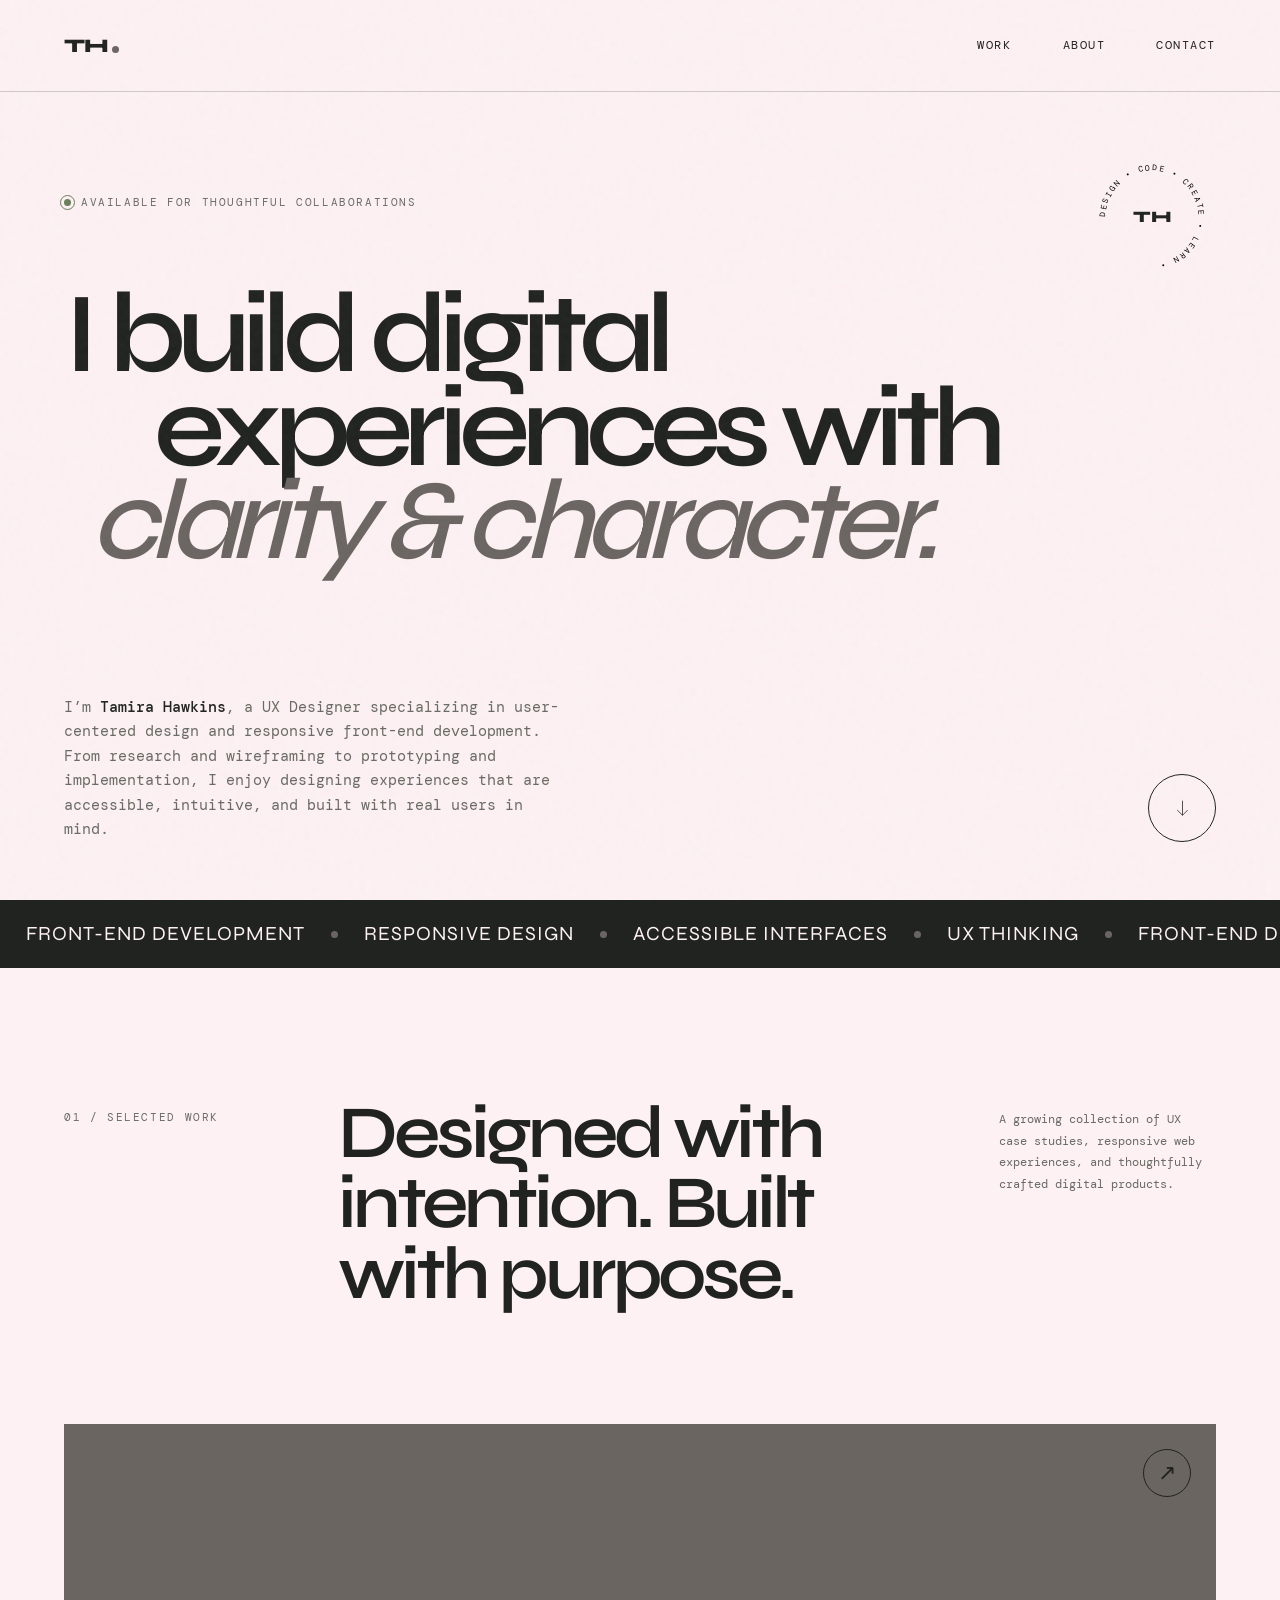
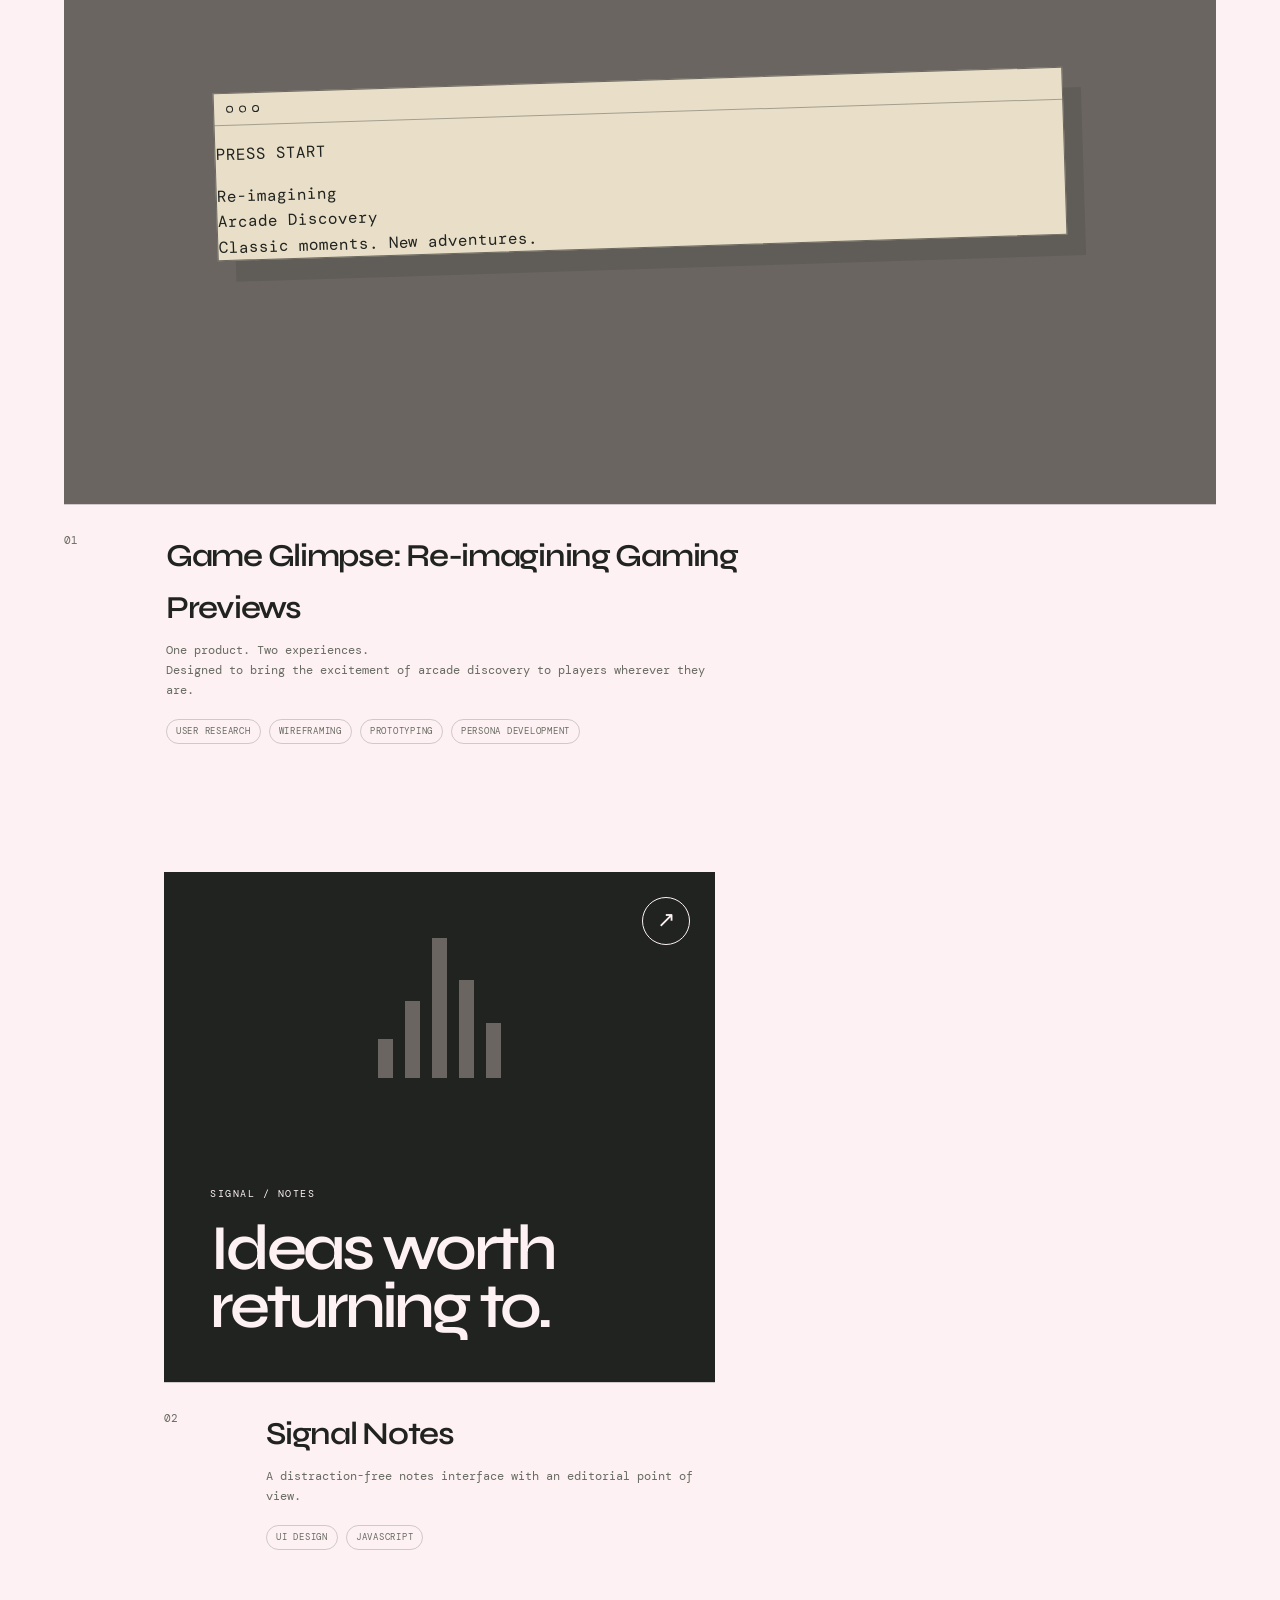
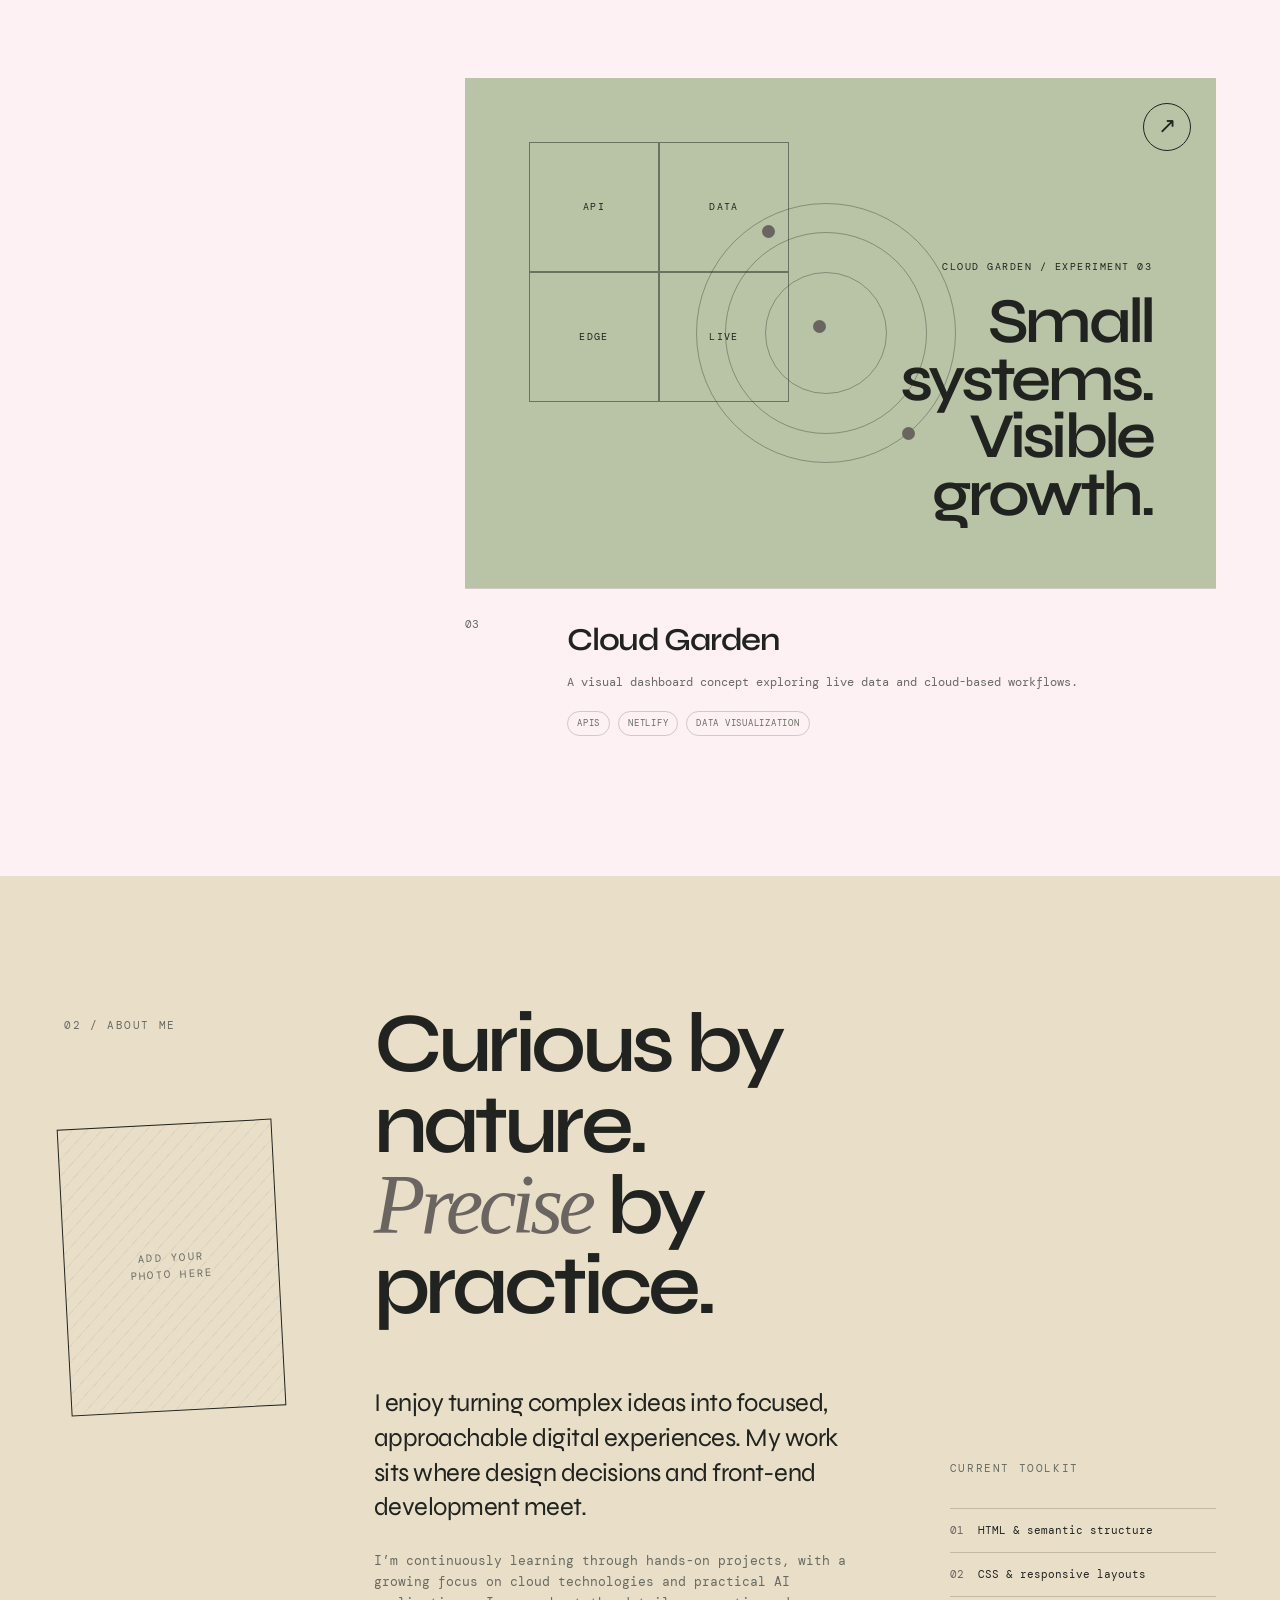
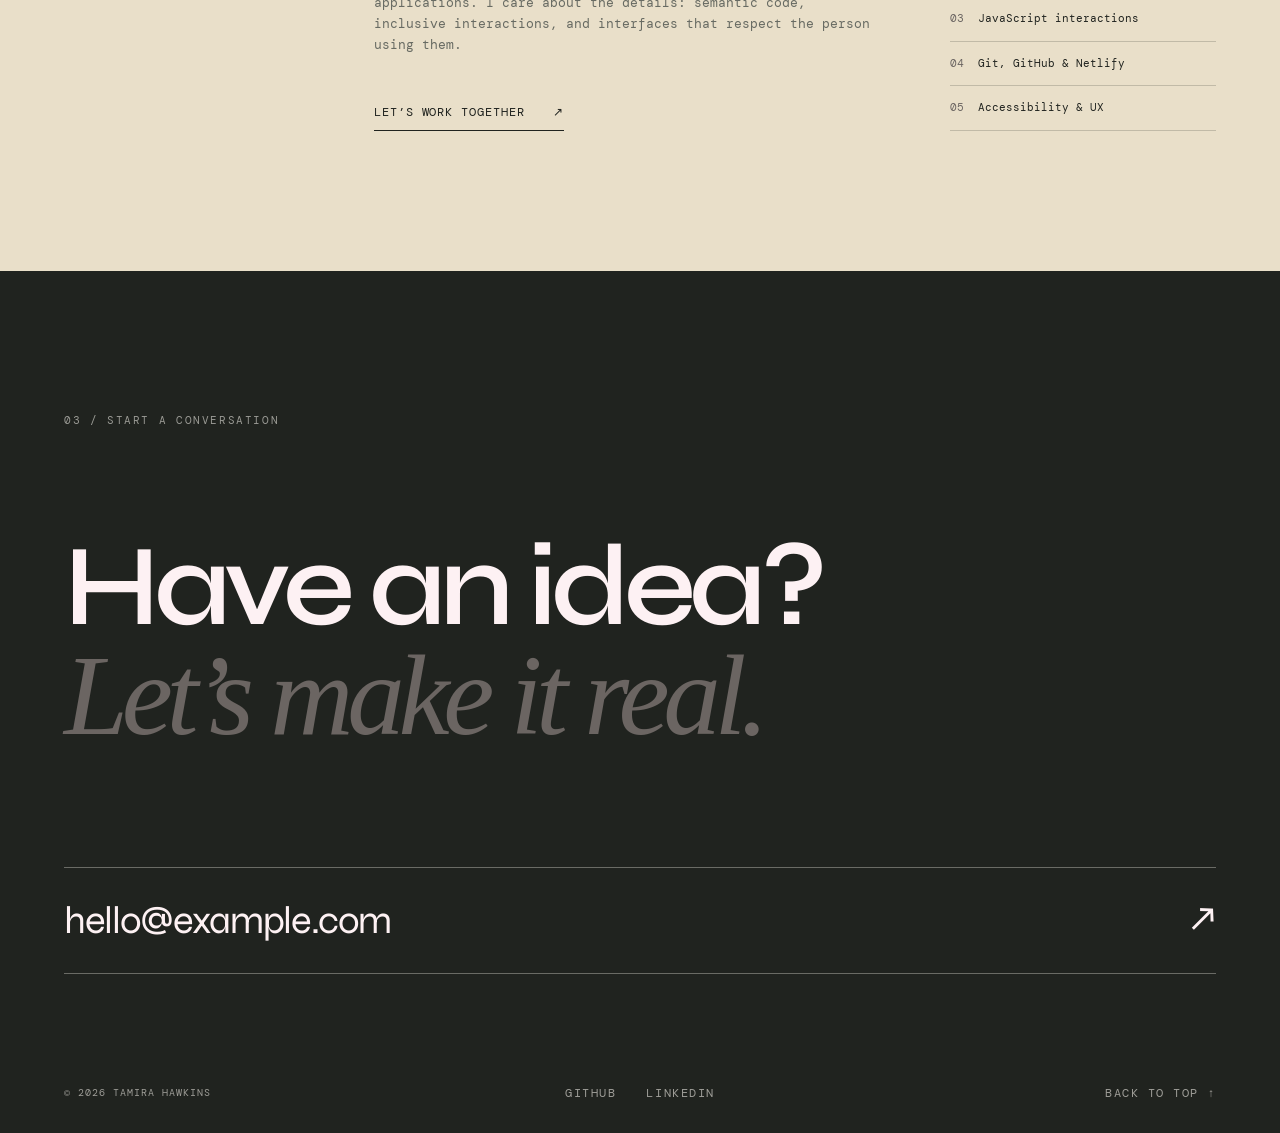
<file: index.html>
<!doctype html>
<html lang="en">
  <head>
    <meta charset="UTF-8" />
    <meta name="viewport" content="width=device-width, initial-scale=1.0" />
    <meta
      name="description"
      content="The portfolio of Tamira Hawkins, a user-focused, front-end developer creating thoughtful and accessible digital experiences."
    />
    <title>Tamira Hawkins — Front-End Developer</title>
    <link rel="preconnect" href="https://fonts.googleapis.com" />
    <link rel="preconnect" href="https://fonts.gstatic.com" crossorigin />
    <link
      href="https://fonts.googleapis.com/css2?family=DM+Mono:wght@300;400;500&family=Syne:wght@500;600;700;800&display=swap"
      rel="stylesheet"
    />
    <link rel="stylesheet" href="styles.css" />
    <script src="script.js" defer></script>
  </head>
  <body>
    <a class="skip-link" href="#main-content">Skip to content</a>

    <div class="page-noise" aria-hidden="true"></div>
    <header class="site-header">
      <a class="brand" href="#top" aria-label="Tamira Hawkins, home">
        <span>TH</span>
        <span class="brand-dot"></span>
      </a>

      <button class="menu-toggle" type="button" aria-expanded="false" aria-controls="site-nav">
        <span class="sr-only">Toggle navigation</span>
        <span></span>
        <span></span>
      </button>

      <nav class="site-nav" id="site-nav" aria-label="Main navigation">
        <a href="#work">Work</a>
        <a href="#about">About</a>
        <a href="#contact">Contact</a>
      </nav>
    </header>

    <main id="main-content">
      <section class="hero" id="top" aria-labelledby="hero-title">
        <div class="hero-kicker reveal">
          <span class="status-dot" aria-hidden="true"></span>
          Available for thoughtful collaborations
        </div>

        <h1 id="hero-title" class="hero-title reveal">
          I build digital
          <span class="title-shift">experiences with</span>
          <span class="title-accent">clarity &amp; character.</span>
        </h1>

        <div class="hero-footer reveal">
          <p>
            I’m <strong>Tamira Hawkins</strong>, a UX Designer specializing in user-centered design and responsive front-end development. 
            From research and wireframing to prototyping and implementation, 
            I enjoy designing experiences that are accessible, intuitive, and built with real users in mind.</p>
          <a class="circle-link" href="#work" aria-label="View selected work">
            <svg viewBox="0 0 48 48" aria-hidden="true">
              <path d="M24 9v28M14 27l10 10 10-10" />
            </svg>
          </a>
        </div>

        <div class="hero-stamp" aria-hidden="true">
          <svg viewBox="0 0 160 160">
            <defs>
              <path id="stamp-path" d="M80,80 m-58,0 a58,58 0 1,1 116,0 a58,58 0 1,1 -116,0" />
            </defs>
            <text>
              <textPath href="#stamp-path">DESIGN • CODE • CREATE • LEARN • </textPath>
            </text>
          </svg>
          <span>TH</span>
        </div>
      </section>

      <section class="marquee" aria-label="Areas of expertise">
        <div class="marquee-track">
          <span>Front-End Development</span><i></i>
          <span>Responsive Design</span><i></i>
          <span>Accessible Interfaces</span><i></i>
          <span>UX Thinking</span><i></i>
          <span>Front-End Development</span><i></i>
          <span>Responsive Design</span><i></i>
          <span>Accessible Interfaces</span><i></i>
          <span>UX Thinking</span><i></i>
        </div>
      </section>

      <section class="work section-shell" id="work" aria-labelledby="work-title">
        <div class="section-heading reveal">
          <p class="eyebrow">01 / Selected work</p>
          <h2 id="work-title">Designed with intention. Built with purpose.</h2>
          <p class="section-note">A growing collection of UX case studies, responsive web experiences, 
            and thoughtfully crafted digital products.</p>
        </div>

        <div class="project-list">
          <article class="project project-featured reveal">
            <a class="project-visual project-visual-coral" href="#" aria-label="View Game Glimpse project">
              <div class="mock-browser">
                <div class="browser-bar"><i></i><i></i><i></i></div>
                <div class="mock-content gaming-ui">
                  <p>PRESS START</p>
                  <div class="game-title">Re-imagining<br />Arcade Discovery</div>
                  <span>Classic moments. New adventures.</span>
                </div>
              </div>
              <span class="project-arrow" aria-hidden="true">↗</span>
            </a>
            <div class="project-info">
              <p class="project-number">01</p>
              <div>
                <h3>Game Glimpse: Re-imagining Gaming Previews</h3>
                <p>One product. Two experiences.<br>
                  Designed to bring the excitement of arcade discovery to players wherever they are.</p>
                <ul class="project-tags" aria-label="Technologies used">
                  <li>User Research</li>
                  <li>Wireframing</li>
                  <li>Prototyping</li>
                  <li>Persona Development</li>
                </ul>
              </div>
            </div>
          </article>

          <article class="project project-narrow reveal">
            <a class="project-visual project-visual-ink" href="#" aria-label="View Signal Notes project">
              <div class="signal-mark" aria-hidden="true">
                <span></span><span></span><span></span><span></span><span></span>
              </div>
              <div class="signal-copy">
                <small>SIGNAL / NOTES</small>
                <strong>Ideas worth<br />returning to.</strong>
              </div>
              <span class="project-arrow" aria-hidden="true">↗</span>
            </a>
            <div class="project-info">
              <p class="project-number">02</p>
              <div>
                <h3>Signal Notes</h3>
                <p>A distraction-free notes interface with an editorial point of view.</p>
                <ul class="project-tags" aria-label="Technologies used">
                  <li>UI Design</li>
                  <li>JavaScript</li>
                </ul>
              </div>
            </div>
          </article>

          <article class="project project-wide reveal">
            <a class="project-visual project-visual-sage" href="#" aria-label="View Cloud Garden project">
              <div class="cloud-grid" aria-hidden="true">
                <span>API</span><span>DATA</span><span>EDGE</span><span>LIVE</span>
              </div>
              <div class="cloud-orbit" aria-hidden="true"><i></i><i></i><i></i></div>
              <div class="cloud-copy">
                <small>CLOUD GARDEN / EXPERIMENT 03</small>
                <strong>Small systems.<br />Visible growth.</strong>
              </div>
              <span class="project-arrow" aria-hidden="true">↗</span>
            </a>
            <div class="project-info">
              <p class="project-number">03</p>
              <div>
                <h3>Cloud Garden</h3>
                <p>A visual dashboard concept exploring live data and cloud-based workflows.</p>
                <ul class="project-tags" aria-label="Technologies used">
                  <li>APIs</li>
                  <li>Netlify</li>
                  <li>Data Visualization</li>
                </ul>
              </div>
            </div>
          </article>
        </div>
      </section>

      <section class="about section-shell" id="about" aria-labelledby="about-title">
        <div class="about-label reveal">
          <p class="eyebrow">02 / About me</p>
          <div class="portrait-placeholder" role="img" aria-label="A decorative placeholder for your portrait">
            <span>Add your<br />photo here</span>
          </div>
        </div>

        <div class="about-copy reveal">
          <h2 id="about-title">Curious by nature.<br /><em>Precise</em> by practice.</h2>
          <p class="about-lead">
            I enjoy turning complex ideas into focused, approachable digital experiences. My work
            sits where design decisions and front-end development meet.
          </p>
          <p>
            I’m continuously learning through hands-on projects, with a growing focus on cloud
            technologies and practical AI applications. I care about the details: semantic code,
            inclusive interactions, and interfaces that respect the person using them.
          </p>
          <a class="text-link" href="mailto:tamirahawkins97@gmail.com">Let’s work together <span>↗</span></a>
        </div>

        <div class="skills reveal">
          <p class="eyebrow">Current toolkit</p>
          <ul>
            <li><span>01</span> HTML &amp; semantic structure</li>
            <li><span>02</span> CSS &amp; responsive layouts</li>
            <li><span>03</span> JavaScript interactions</li>
            <li><span>04</span> Git, GitHub &amp; Netlify</li>
            <li><span>05</span> Accessibility &amp; UX</li>
          </ul>
        </div>
      </section>

      <section class="contact" id="contact" aria-labelledby="contact-title">
        <div class="contact-inner reveal">
          <p class="eyebrow">03 / Start a conversation</p>
          <h2 id="contact-title">Have an idea?<br /><span>Let’s make it real.</span></h2>
          <a class="contact-email" href="mailto:tamirahawkins97@gmail.com">
            hello@example.com
            <span aria-hidden="true">↗</span>
          </a>
        </div>
        <footer class="site-footer">
          <p>© <span id="current-year">2026</span> Tamira Hawkins</p>
          <div class="social-links">
            <a href="https://github.com/tamirahawkins97-ui/my-first-repo.git" target="_blank" rel="noreferrer">GitHub</a>
            <a href="https://www.linkedin.com/in/tamira-hawkins/" target="_blank" rel="noreferrer">LinkedIn</a>
          </div>
          <a href="#top">Back to top ↑</a>
        </footer>
      </section>
    </main>
  </body>
</html>
</file>
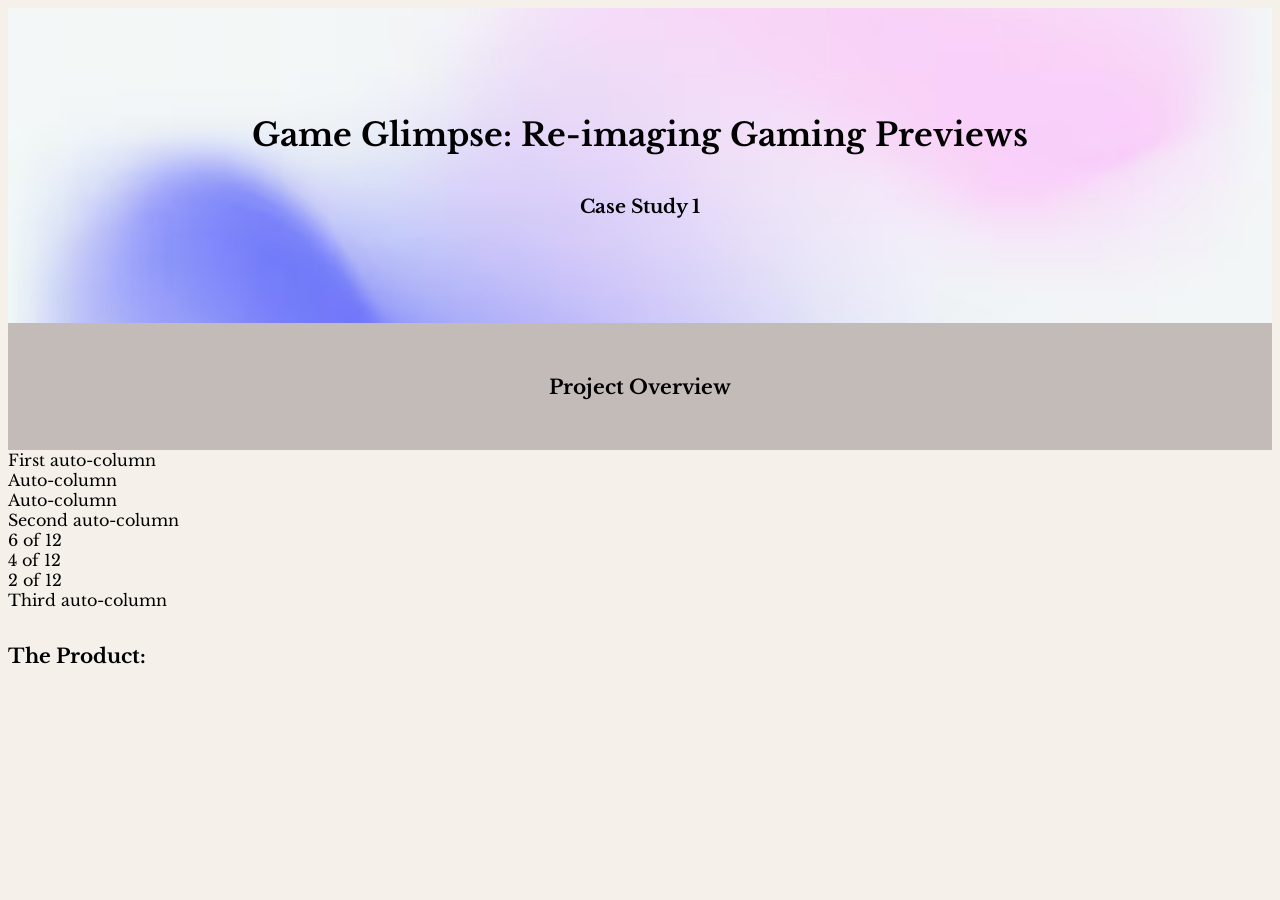
<file: gameglimpse.html>
<!DOCTYPE html>
<html lang="en">
<head>
    <meta charset="UTF-8">
    <meta name="viewport" content="width=device-width, initial-scale=1.0">
    <link rel="stylesheet" href="glimpse1.css">
    <link rel="preconnect" href="https://fonts.googleapis.com">
<link rel="preconnect" href="https://fonts.gstatic.com" crossorigin>
<link href="https://fonts.googleapis.com/css2?family=Libre+Baskerville:ital,wght@0,400..700;1,400..700&display=swap" rel="stylesheet">
    <title>Game Glimpse Case Study 1</title>
</head>
<body>
    <div class="hero-banner">
     <img src="../glimpse images/hero-banner.jpg.avif" alt="Game Glimpse Hero Banner" class="hero-image">
        <div class="hero-overlay">
         <h1>Game Glimpse: Re-imaging Gaming Previews</h1>
         <h3>Case Study 1</h3>
        </div>
        <div class="d-inline-flex p-2"><h4>Project Overview</h4></div>
        <div class="grid text-center overflow-x-auto" style="--bs-columns: 3;">
         <div>
        First auto-column
    <div class="grid">
      <div>Auto-column</div>
      <div>Auto-column</div>
    </div>
  </div>
  <div>
    Second auto-column
    <div class="grid" style="--bs-columns: 12;">
      <div class="g-col-6">6 of 12</div>
      <div class="g-col-4">4 of 12</div>
      <div class="g-col-2">2 of 12</div>
    </div>
  </div>
  <div>Third auto-column</div>
</div>
        <h5>The Product:</h5>
        <div class="card-container">
            <article class="card">
                <div class="card-content">
            
                
        
                </div>
            </article>
        </div>
    </div>
</body>
</html>
</file>
<file: styles.css>
:root {
  --paper: #FDF1F3;
  --ink: #20231f;
  --muted: #686b63;
  --line: rgba(32, 35, 31, 0.2);
  --coral: #6B6562;
  --sage: #b9c3a6;
  --cream: #e9dfc9;
  --mono: "DM Mono", monospace;
  --display: "Syne", sans-serif;
  --header-height: 92px;
   --paper-accent:#DFA6B8;
}

* {
  box-sizing: border-box;
}

html {
  scroll-behavior: smooth;
}

body {
  margin: 0;
  overflow-x: hidden;
  background: var(--paper);
  color: var(--ink);
  font-family: var(--mono);
  font-size: 16px;
  line-height: 1.6;
  border-color: var(--paper-accent);
}

body.menu-open {
  overflow: hidden;
}

::selection {
  background: var(--coral);
  color: var(--paper);
}

a {
  color: inherit;
}

.page-noise {
  position: fixed;
  z-index: 20;
  inset: 0;
  pointer-events: none;
  opacity: 0.24;
  background-image: url("data:image/svg+xml,%3Csvg viewBox='0 0 180 180' xmlns='http://www.w3.org/2000/svg'%3E%3Cfilter id='n'%3E%3CfeTurbulence type='fractalNoise' baseFrequency='.8' numOctaves='3' stitchTiles='stitch'/%3E%3C/filter%3E%3Crect width='100%25' height='100%25' filter='url(%23n)' opacity='.15'/%3E%3C/svg%3E");
}

.skip-link {
  position: fixed;
  z-index: 100;
  top: 12px;
  left: 12px;
  padding: 10px 14px;
  background: var(--ink);
  color: var(--paper);
  transform: translateY(-160%);
  transition: transform 180ms ease;
}

.skip-link:focus {
  transform: translateY(0);
}

.sr-only {
  position: absolute;
  width: 1px;
  height: 1px;
  padding: 0;
  margin: -1px;
  overflow: hidden;
  clip: rect(0, 0, 0, 0);
  white-space: nowrap;
  border: 0;
}

.site-header {
  position: absolute;
  z-index: 10;
  top: 0;
  left: 0;
  display: flex;
  align-items: center;
  justify-content: space-between;
  width: 100%;
  height: var(--header-height);
  padding: 0 clamp(24px, 5vw, 76px);
  border-bottom: 1px solid var(--line);
}

.brand {
  display: inline-flex;
  align-items: center;
  gap: 4px;
  color: var(--ink);
  font-family: var(--display);
  font-size: 1.2rem;
  font-weight: 800;
  line-height: 1;
  text-decoration: none;
  letter-spacing: -0.06em;
}

.brand-dot {
  width: 7px;
  height: 7px;
  margin-top: 8px;
  border-radius: 50%;
  background: var(--coral);
}

.site-nav {
  display: flex;
  gap: clamp(26px, 4vw, 58px);
}

.site-nav a,
.social-links a,
.site-footer > a {
  position: relative;
  font-size: 0.73rem;
  text-decoration: none;
  text-transform: uppercase;
  letter-spacing: 0.13em;
}

.site-nav a::after,
.social-links a::after,
.site-footer > a::after {
  position: absolute;
  right: 0;
  bottom: -5px;
  left: 0;
  height: 1px;
  background: currentColor;
  content: "";
  transform: scaleX(0);
  transform-origin: right;
  transition: transform 260ms ease;
}

.site-nav a:hover::after,
.site-nav a:focus-visible::after,
.social-links a:hover::after,
.social-links a:focus-visible::after,
.site-footer > a:hover::after,
.site-footer > a:focus-visible::after {
  transform: scaleX(1);
  transform-origin: left;
}

.menu-toggle {
  display: none;
}

.hero {
  position: relative;
  display: flex;
  flex-direction: column;
  min-height: min(900px, 100vh);
  padding: calc(var(--header-height) + clamp(54px, 8vw, 110px)) clamp(24px, 5vw, 76px) 58px;
}

.hero-kicker,
.eyebrow {
  display: flex;
  align-items: center;
  gap: 10px;
  margin: 0;
  color: var(--muted);
  font-size: 0.67rem;
  text-transform: uppercase;
  letter-spacing: 0.15em;
}

.status-dot {
  position: relative;
  width: 7px;
  height: 7px;
  border-radius: 50%;
  background: #66805a;
}

.status-dot::after {
  position: absolute;
  inset: -4px;
  border: 1px solid #66805a;
  border-radius: inherit;
  content: "";
  animation: pulse 2.4s ease-out infinite;
}

.hero-title {
  max-width: 1220px;
  margin: clamp(42px, 6vw, 80px) 0 0;
  font-family: var(--display);
  font-size: clamp(3.3rem, 8.9vw, 9.6rem);
  font-weight: 600;
  line-height: 0.82;
  letter-spacing: -0.075em;
}

.hero-title span {
  display: block;
}

.title-shift {
  margin-left: clamp(0px, 7vw, 110px);
}

.hero-title .title-accent {
  margin-left: clamp(0px, 2vw, 30px);
  color: var(--coral);
  font-weight: 500;
  font-style: italic;
}

.hero-footer {
  display: grid;
  grid-template-columns: minmax(280px, 500px) auto;
  align-items: end;
  justify-content: space-between;
  gap: 30px;
  margin-top: auto;
  padding-top: 70px;
}

.hero-footer p {
  margin: 0;
  color: var(--muted);
  font-size: clamp(0.86rem, 1.2vw, 1rem);
}

.hero-footer strong {
  color: var(--ink);
  font-weight: 500;
}

.circle-link {
  display: grid;
  width: 68px;
  height: 68px;
  border: 1px solid var(--ink);
  border-radius: 50%;
  place-items: center;
  transition: background 220ms ease, color 220ms ease, transform 220ms ease;
}

.circle-link:hover,
.circle-link:focus-visible {
  background: var(--ink);
  color: var(--paper);
  transform: translateY(4px);
}

.circle-link svg {
  width: 25px;
  fill: none;
  stroke: currentColor;
  stroke-width: 1.5;
}

.hero-stamp {
  position: absolute;
  top: 17%;
  right: 5%;
  display: grid;
  width: clamp(88px, 10vw, 144px);
  aspect-ratio: 1;
  place-items: center;
}

.hero-stamp svg {
  position: absolute;
  inset: 0;
  width: 100%;
  overflow: visible;
  animation: spin 18s linear infinite;
}

.hero-stamp text {
  font-family: var(--mono);
  font-size: 10px;
  letter-spacing: 2px;
}

.hero-stamp > span {
  font-family: var(--display);
  font-weight: 800;
}

.marquee {
  overflow: hidden;
  border-top: 1px solid var(--ink);
  border-bottom: 1px solid var(--ink);
  background: var(--ink);
  color: var(--paper);
}

.marquee-track {
  display: flex;
  align-items: center;
  width: max-content;
  padding: 17px 0;
  animation: marquee 30s linear infinite;
}

.marquee-track span {
  padding: 0 26px;
  font-family: var(--display);
  font-size: clamp(0.95rem, 1.6vw, 1.25rem);
  text-transform: uppercase;
  letter-spacing: 0.05em;
}

.marquee-track i {
  width: 7px;
  height: 7px;
  border-radius: 50%;
  background: var(--coral);
}

.section-shell {
  padding: clamp(90px, 11vw, 170px) clamp(24px, 5vw, 76px);
}

.section-heading {
  display: grid;
  grid-template-columns: 0.75fr 2fr 0.7fr;
  align-items: start;
  gap: 42px;
  margin-bottom: clamp(65px, 9vw, 130px);
}

.section-heading h2,
.about-copy h2,
.contact h2 {
  margin: -0.15em 0 0;
  font-family: var(--display);
  font-weight: 600;
  line-height: 0.95;
  letter-spacing: -0.055em;
}

.section-heading h2 {
  max-width: 680px;
  font-size: clamp(2.7rem, 5.8vw, 6.3rem);
}

.section-note {
  margin: 0;
  color: var(--muted);
  font-size: 0.78rem;
  line-height: 1.75;
}

.project-list {
  display: grid;
  grid-template-columns: repeat(12, 1fr);
  gap: clamp(70px, 10vw, 150px) clamp(24px, 4vw, 60px);
}

.project {
  grid-column: 1 / 13;
}

.project-narrow {
  grid-column: 2 / 8;
}

.project-wide {
  grid-column: 5 / 13;
}

.project-visual {
  position: relative;
  display: block;
  min-height: 510px;
  overflow: hidden;
  color: var(--ink);
  text-decoration: none;
}

.project-featured .project-visual {
  min-height: min(680px, 64vw);
}

.project-visual-coral {
  display: grid;
  padding: clamp(28px, 7vw, 100px);
  background: var(--coral);
  place-items: center;
}

.mock-browser {
  width: min(90%, 850px);
  border: 1px solid rgba(32, 35, 31, 0.62);
  background: var(--cream);
  box-shadow: 18px 21px 0 rgba(32, 35, 31, 0.14);
  transform: rotate(-1.8deg);
  transition: transform 500ms cubic-bezier(0.2, 0.7, 0.2, 1), box-shadow 500ms ease;
}

.project-visual:hover .mock-browser {
  box-shadow: 9px 12px 0 rgba(32, 35, 31, 0.2);
  transform: rotate(0deg) scale(1.015);
}

.browser-bar {
  display: flex;
  gap: 6px;
  padding: 12px;
  border-bottom: 1px solid rgba(32, 35, 31, 0.35);
}

.browser-bar i {
  width: 7px;
  height: 7px;
  border: 1px solid var(--ink);
  border-radius: 50%;
}

.restaurant-ui {
  display: flex;
  flex-direction: column;
  min-height: 390px;
  padding: clamp(26px, 5vw, 70px);
  background: radial-gradient(circle at 80% 30%, rgba(216, 109, 81, 0.28), transparent 24%), var(--cream);
}

.restaurant-ui p,
.restaurant-ui span {
  font-size: clamp(0.5rem, 1vw, 0.72rem);
  letter-spacing: 0.14em;
}

.restaurant-title {
  margin: auto 0;
  font-family: Georgia, serif;
  font-size: clamp(3rem, 8vw, 7.5rem);
  font-style: italic;
  line-height: 0.75;
  letter-spacing: -0.07em;
}

.project-arrow {
  position: absolute;
  z-index: 2;
  top: 25px;
  right: 25px;
  display: grid;
  width: 48px;
  height: 48px;
  border: 1px solid currentColor;
  border-radius: 50%;
  font-size: 1.35rem;
  place-items: center;
  transition: transform 250ms ease, background 250ms ease, color 250ms ease;
}

.project-visual:hover .project-arrow {
  background: var(--paper);
  color: var(--ink);
  transform: rotate(45deg);
}

.project-visual-ink {
  display: grid;
  padding: 46px;
  background: var(--ink);
  color: var(--paper);
}

.signal-mark {
  display: flex;
  align-items: flex-end;
  justify-content: center;
  gap: 12px;
  height: 160px;
}

.signal-mark span {
  width: 15px;
  background: var(--coral);
  transform-origin: bottom;
  transition: transform 450ms ease;
}

.signal-mark span:nth-child(1) { height: 24%; }
.signal-mark span:nth-child(2) { height: 48%; }
.signal-mark span:nth-child(3) { height: 87%; }
.signal-mark span:nth-child(4) { height: 61%; }
.signal-mark span:nth-child(5) { height: 34%; }

.project-visual:hover .signal-mark span:nth-child(odd) { transform: scaleY(0.68); }
.project-visual:hover .signal-mark span:nth-child(even) { transform: scaleY(1.15); }

.signal-copy,
.cloud-copy {
  align-self: end;
}

.signal-copy small,
.cloud-copy small {
  display: block;
  margin-bottom: 18px;
  font-size: 0.62rem;
  letter-spacing: 0.15em;
}

.signal-copy strong,
.cloud-copy strong {
  font-family: var(--display);
  font-size: clamp(2.6rem, 5vw, 5.1rem);
  font-weight: 600;
  line-height: 0.9;
  letter-spacing: -0.06em;
}

.project-visual-sage {
  display: grid;
  grid-template-columns: 1fr 1fr;
  padding: clamp(34px, 5vw, 70px);
  background: var(--sage);
}

.cloud-grid {
  display: grid;
  grid-template-columns: repeat(2, minmax(70px, 130px));
  align-self: start;
}

.cloud-grid span {
  display: grid;
  aspect-ratio: 1;
  border: 1px solid rgba(32, 35, 31, 0.5);
  font-size: 0.62rem;
  letter-spacing: 0.14em;
  place-items: center;
}

.cloud-orbit {
  position: absolute;
  top: 50%;
  left: 48%;
  width: 260px;
  aspect-ratio: 1;
  border: 1px solid rgba(32, 35, 31, 0.34);
  border-radius: 50%;
  transform: translate(-50%, -50%);
}

.cloud-orbit::before,
.cloud-orbit::after {
  position: absolute;
  border: 1px solid rgba(32, 35, 31, 0.34);
  border-radius: 50%;
  content: "";
}

.cloud-orbit::before { inset: 28px; }
.cloud-orbit::after { inset: 68px; }

.cloud-orbit i {
  position: absolute;
  width: 13px;
  height: 13px;
  border-radius: 50%;
  background: var(--coral);
}

.cloud-orbit i:nth-child(1) { top: 21px; left: 65px; }
.cloud-orbit i:nth-child(2) { right: 40px; bottom: 22px; }
.cloud-orbit i:nth-child(3) { top: 116px; left: 116px; }

.cloud-copy {
  z-index: 1;
  grid-column: 2;
  text-align: right;
}

.project-info {
  display: grid;
  grid-template-columns: 80px minmax(0, 620px);
  gap: 22px;
  padding-top: 25px;
  border-top: 1px solid var(--line);
}

.project-number {
  margin: 2px 0 0;
  color: var(--muted);
  font-size: 0.68rem;
}

.project-info h3 {
  margin: 0 0 8px;
  font-family: var(--display);
  font-size: clamp(1.45rem, 2.5vw, 2.15rem);
  font-weight: 600;
  letter-spacing: -0.04em;
}

.project-info > div > p {
  max-width: 540px;
  margin: 0;
  color: var(--muted);
  font-size: 0.78rem;
}

.project-tags {
  display: flex;
  flex-wrap: wrap;
  gap: 8px;
  padding: 0;
  margin: 18px 0 0;
  list-style: none;
}

.project-tags li {
  padding: 4px 9px;
  border: 1px solid var(--line);
  border-radius: 30px;
  color: var(--muted);
  font-size: 0.58rem;
  text-transform: uppercase;
  letter-spacing: 0.08em;
}

.about {
  display: grid;
  grid-template-columns: 0.7fr 1.5fr 0.8fr;
  gap: clamp(35px, 6vw, 95px);
  background: var(--cream);
}

.portrait-placeholder {
  display: grid;
  max-width: 215px;
  aspect-ratio: 3 / 4;
  margin-top: 90px;
  border: 1px solid var(--ink);
  background: repeating-linear-gradient(135deg, transparent, transparent 10px, rgba(32, 35, 31, 0.06) 10px, rgba(32, 35, 31, 0.06) 11px);
  color: var(--muted);
  font-size: 0.66rem;
  text-align: center;
  text-transform: uppercase;
  letter-spacing: 0.12em;
  place-items: center;
  transform: rotate(-3deg);
}

.portrait {
  display: block;
  width: 100%;
  max-width: 320px;
  aspect-ratio: 3 / 4;
  margin-top: 90px;
  object-fit: cover;
  filter: saturate(0.75) contrast(1.05);
  transform: rotate(-3deg);
}

.about-copy h2 {
  font-size: clamp(3rem, 6.6vw, 7.4rem);
}

.about-copy h2 em {
  color: var(--coral);
  font-family: Georgia, serif;
  font-weight: 400;
}

.about-copy > p {
  max-width: 680px;
  color: var(--muted);
  font-size: 0.82rem;
}

.about-copy .about-lead {
  margin-top: 60px;
  color: var(--ink);
  font-family: var(--display);
  font-size: clamp(1.25rem, 2vw, 1.75rem);
  line-height: 1.35;
  letter-spacing: -0.02em;
}

.text-link {
  display: inline-flex;
  align-items: center;
  gap: 28px;
  margin-top: 35px;
  padding-bottom: 7px;
  border-bottom: 1px solid currentColor;
  font-size: 0.75rem;
  text-decoration: none;
  text-transform: uppercase;
  letter-spacing: 0.08em;
}

.text-link span {
  transition: transform 220ms ease;
}

.text-link:hover span {
  transform: translate(4px, -4px);
}

.skills {
  align-self: end;
}

.skills ul {
  padding: 0;
  margin: 30px 0 0;
  border-top: 1px solid var(--line);
  list-style: none;
}

.skills li {
  display: flex;
  gap: 14px;
  padding: 13px 0;
  border-bottom: 1px solid var(--line);
  font-size: 0.68rem;
}

.skills li span {
  color: var(--coral);
}

.contact {
  padding: clamp(90px, 11vw, 150px) clamp(24px, 5vw, 76px) 30px;
  background: var(--ink);
  color: var(--paper);
}

.contact .eyebrow {
  color: rgba(242, 239, 232, 0.58);
}

.contact h2 {
  margin-top: clamp(55px, 8vw, 105px);
  font-size: clamp(3.7rem, 9vw, 10rem);
}

.contact h2 span {
  color: var(--coral);
  font-family: Georgia, serif;
  font-weight: 400;
  font-style: italic;
}

.contact-email {
  display: flex;
  align-items: center;
  justify-content: space-between;
  gap: 30px;
  margin-top: clamp(60px, 9vw, 120px);
  padding: 22px 0;
  border-top: 1px solid rgba(242, 239, 232, 0.35);
  border-bottom: 1px solid rgba(242, 239, 232, 0.35);
  font-family: var(--display);
  font-size: clamp(1.25rem, 3vw, 3.25rem);
  text-decoration: none;
  letter-spacing: -0.035em;
  transition: color 220ms ease, padding 220ms ease;
}

.contact-email:hover,
.contact-email:focus-visible {
  padding-right: 10px;
  padding-left: 10px;
  color: var(--coral);
}

.site-footer {
  display: grid;
  grid-template-columns: 1fr auto 1fr;
  align-items: center;
  gap: 25px;
  margin-top: 110px;
  color: rgba(242, 239, 232, 0.6);
  font-size: 0.63rem;
  text-transform: uppercase;
  letter-spacing: 0.1em;
}

.site-footer p {
  margin: 0;
}

.social-links {
  display: flex;
  gap: 30px;
}

.site-footer > a {
  justify-self: end;
}

.reveal {
  opacity: 0;
  transform: translateY(25px);
  transition: opacity 700ms ease, transform 700ms cubic-bezier(0.22, 1, 0.36, 1);
}

.reveal.is-visible {
  opacity: 1;
  transform: translateY(0);
}

.hero .reveal:nth-child(2) { transition-delay: 100ms; }
.hero .reveal:nth-child(3) { transition-delay: 220ms; }

@keyframes pulse {
  0% { opacity: 0.8; transform: scale(0.6); }
  70%, 100% { opacity: 0; transform: scale(1.8); }
}

@keyframes spin {
  to { transform: rotate(360deg); }
}

@keyframes marquee {
  to { transform: translateX(-50%); }
}

@media (max-width: 900px) {
  .section-heading {
    grid-template-columns: 1fr 2fr;
  }

  .section-note {
    grid-column: 2;
  }

  .project-narrow,
  .project-wide {
    grid-column: 1 / 13;
  }

  .project-visual {
    min-height: 480px;
  }

  .about {
    grid-template-columns: 0.7fr 2fr;
  }

  .skills {
    grid-column: 2;
  }
}

@media (max-width: 680px) {
  :root {
    --header-height: 72px;
  }

  .site-header {
    padding: 0 22px;
  }

  .menu-toggle {
    position: relative;
    z-index: 12;
    display: block;
    width: 40px;
    height: 40px;
    padding: 0;
    border: 0;
    background: transparent;
  }

  .menu-toggle > span:not(.sr-only) {
    position: absolute;
    left: 8px;
    width: 24px;
    height: 1px;
    background: var(--ink);
    transition: transform 250ms ease;
  }

  .menu-toggle > span:nth-child(2) { top: 15px; }
  .menu-toggle > span:nth-child(3) { top: 24px; }
  .menu-toggle[aria-expanded="true"] > span:nth-child(2) { transform: translateY(4.5px) rotate(45deg); }
  .menu-toggle[aria-expanded="true"] > span:nth-child(3) { transform: translateY(-4.5px) rotate(-45deg); }

  .site-nav {
    position: fixed;
    z-index: 11;
    inset: 0;
    display: flex;
    flex-direction: column;
    align-items: center;
    justify-content: center;
    gap: 35px;
    background: var(--paper);
    opacity: 0;
    pointer-events: none;
    transform: translateY(-20px);
    transition: opacity 250ms ease, transform 250ms ease;
  }

  .site-nav.is-open {
    opacity: 1;
    pointer-events: auto;
    transform: translateY(0);
  }

  .site-nav a {
    font-family: var(--display);
    font-size: 2.4rem;
    font-weight: 600;
    text-transform: none;
    letter-spacing: -0.04em;
  }

  .hero {
    min-height: 780px;
    padding: 120px 22px 35px;
  }

  .hero-title {
    margin-top: 55px;
    font-size: clamp(3.05rem, 15vw, 5.3rem);
    line-height: 0.87;
  }

  .title-shift,
  .hero-title .title-accent {
    margin-left: 0;
  }

  .hero-footer {
    grid-template-columns: 1fr auto;
    padding-top: 55px;
  }

  .hero-stamp {
    top: 24%;
    right: -28px;
    opacity: 0.55;
  }

  .section-shell {
    padding: 90px 22px;
  }

  .section-heading {
    grid-template-columns: 1fr;
    gap: 25px;
  }

  .section-note {
    grid-column: auto;
  }

  .project-list {
    gap: 85px;
  }

  .project-visual,
  .project-featured .project-visual {
    min-height: 410px;
  }

  .project-visual-coral {
    padding: 22px;
  }

  .mock-browser {
    width: 96%;
  }

  .restaurant-ui {
    min-height: 300px;
  }

  .project-visual-ink,
  .project-visual-sage {
    padding: 28px;
  }

  .project-visual-sage {
    grid-template-columns: 1fr;
  }

  .cloud-grid {
    grid-template-columns: repeat(2, 75px);
  }

  .cloud-orbit {
    left: 64%;
    width: 220px;
  }

  .cloud-copy {
    grid-column: 1;
  }

  .project-info {
    grid-template-columns: 42px 1fr;
  }

  .about {
    grid-template-columns: 1fr;
  }

  .portrait-placeholder {
    max-width: 160px;
    margin: 45px 0 20px auto;
  }

  .portrait {
    max-width: 190px;
    margin: 45px 0 20px auto;
  }

  .skills {
    grid-column: auto;
    margin-top: 30px;
  }

  .contact {
    padding: 90px 22px 28px;
  }

  .contact h2 {
    font-size: clamp(3.5rem, 17vw, 6rem);
  }

  .site-footer {
    grid-template-columns: 1fr 1fr;
  }

  .social-links {
    justify-self: end;
  }

  .site-footer > a {
    display: none;
  }
}

@media (prefers-reduced-motion: reduce) {
  html {
    scroll-behavior: auto;
  }

  *,
  *::before,
  *::after {
    scroll-behavior: auto !important;
    animation-duration: 0.01ms !important;
    animation-iteration-count: 1 !important;
    transition-duration: 0.01ms !important;
  }

  .reveal {
    opacity: 1;
    transform: none;
  }
}
</file>
<file: glimpse1.css>
body{ 
background-color:rgba(229, 215, 197, 0.353);
  font-family: "Libre Baskerville", serif;
  font-optical-sizing: auto;
  font-style: normal;
}
  
.hero-banner {
    position: relative;
    width: 100%;
    height: 35vh;
}

.hero-image {
    width: 100%;
    height: 100%;
    object-fit: cover;
    display: block;
}

.hero-overlay {
    position: absolute;
    inset: 0; /* same as top:0 right:0 bottom:0 left:0 */

    display: flex;
    flex-direction:column;
    justify-content: center;
    align-items: center;

    z-index: 2;
}

.d-inline-flex{
    display:flex;
    flex-direction:row;
    justify-content:center;
    padding-bottom:25px;
    padding-top:25px;
    font-size:20px;
    background-color:rgba(150, 140, 140, 0.519);
}

h5{
    font-size:20px;
}
.card-container{
    display:flex;
    flex-direction:column;
    margin:auto;
    width:fit-content;
    height: max-content;
}
</file>
